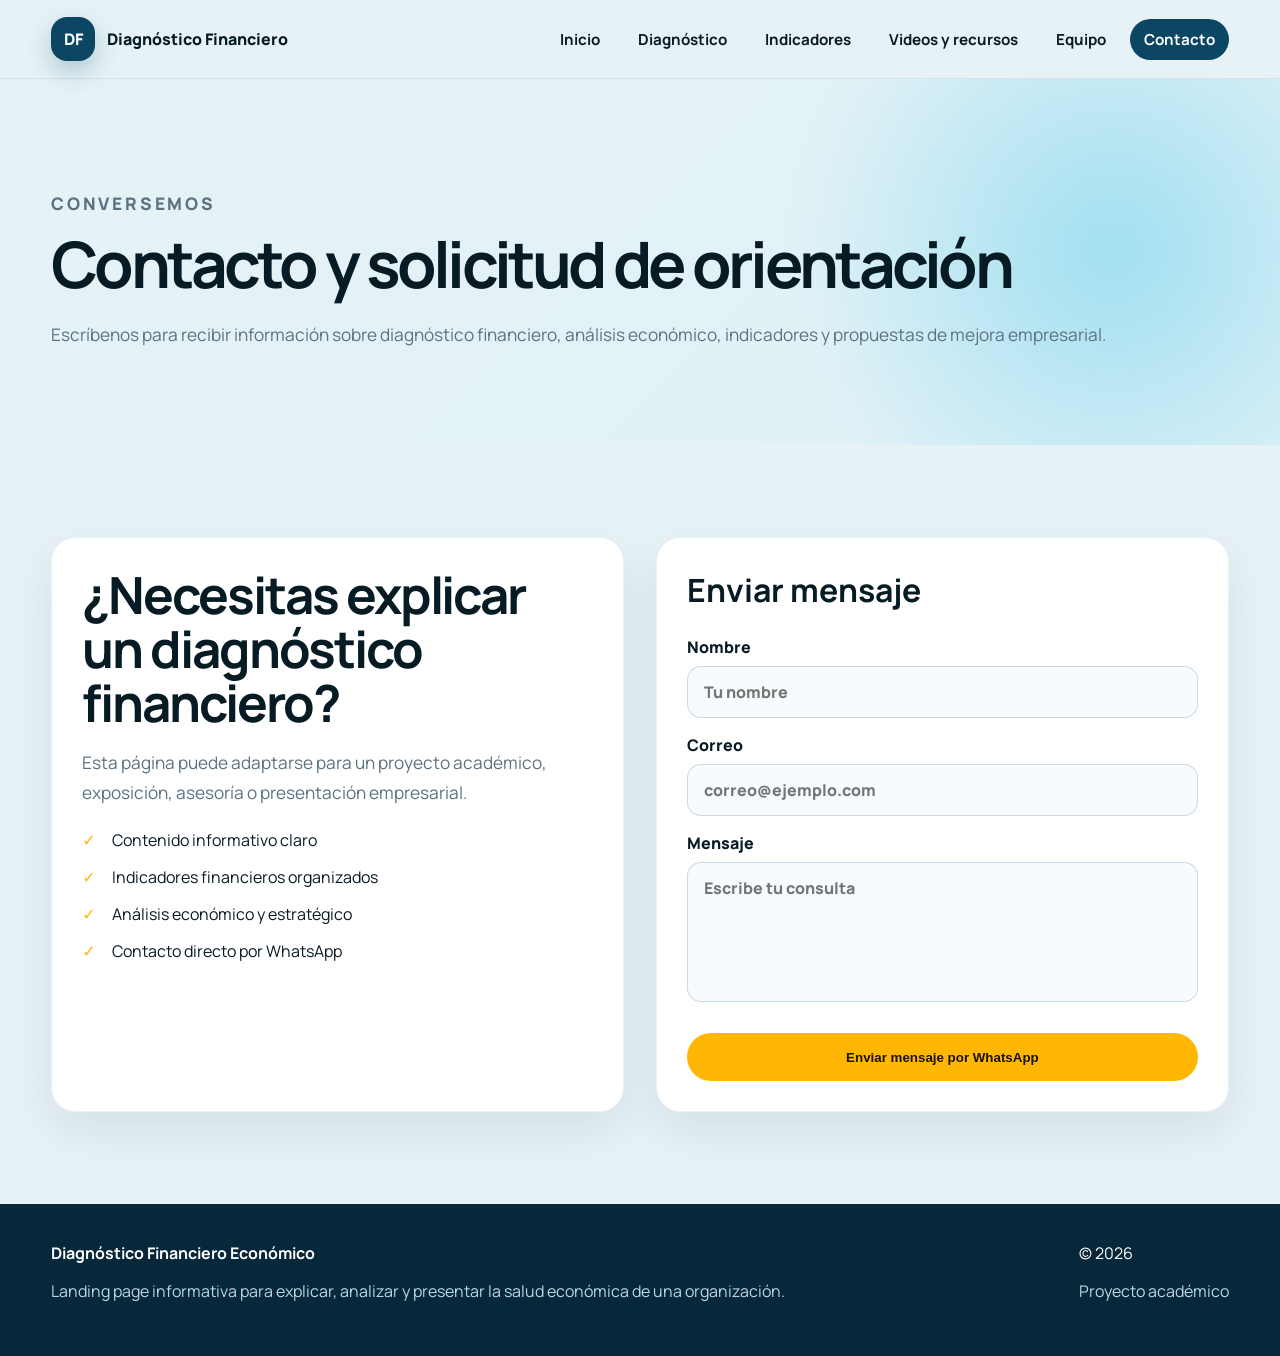
<file: contacto.html>
<!DOCTYPE html>
<html lang="es">

<head>
  <meta charset="UTF-8">
  <meta name="viewport" content="width=device-width, initial-scale=1.0">
  <meta name="description" content="Landing page informativa sobre diagnóstico financiero económico.">
  <title>Contacto | Diagnóstico Financiero Económico</title>

  <link rel="preconnect" href="https://fonts.googleapis.com">
  <link rel="preconnect" href="https://fonts.gstatic.com" crossorigin>
  <link href="https://fonts.googleapis.com/css2?family=Manrope:wght@400;500;700;800&display=swap" rel="stylesheet">

  <link rel="stylesheet" href="styles/style.css">
</head>

<body>

  <header class="site-header">
    <nav class="navbar container">
      <a href="index.html" class="brand" aria-label="Inicio">
        <span class="brand-icon">DF</span>
        <span>Diagnóstico Financiero</span>
      </a>

      <button class="menu-toggle" id="menuToggle" aria-label="Abrir menú" aria-expanded="false">
        <span></span>
        <span></span>
        <span></span>
      </button>

      <ul class="nav-links" id="navLinks">
        <li><a href="index.html">Inicio</a></li>
        <li><a href="diagnostico.html">Diagnóstico</a></li>
        <li><a href="indicadores.html">Indicadores</a></li>
        <li><a href="recursos.html">Videos y recursos</a></li>
        <li><a href="equipo.html">Equipo</a></li>
        <li><a href="contacto.html" class="nav-cta active">Contacto</a></li>
      </ul>
    </nav>
  </header>

  <main>

    <section class="page-hero">
      <div class="container reveal">
        <p class="eyebrow">Conversemos</p>
        <h1>Contacto y solicitud de orientación</h1>
        <p>
          Escríbenos para recibir información sobre diagnóstico financiero,
          análisis económico, indicadores y propuestas de mejora empresarial.
        </p>
      </div>
    </section>

    <section class="section container">
      <div class="contact-layout contact-layout-fixed">

        <div class="panel reveal contact-info-box">
          <h2>¿Necesitas explicar un diagnóstico financiero?</h2>
          <p>
            Esta página puede adaptarse para un proyecto académico, exposición,
            asesoría o presentación empresarial.
          </p>

          <ul class="check-list">
            <li>Contenido informativo claro</li>
            <li>Indicadores financieros organizados</li>
            <li>Análisis económico y estratégico</li>
            <li>Contacto directo por WhatsApp</li>
          </ul>
        </div>

        <form class="contact-form reveal contact-form-box" id="contactForm">
          <h2>Enviar mensaje</h2>

          <label for="nombre">
            Nombre
            <input type="text" id="nombre" placeholder="Tu nombre" required>
          </label>

          <label for="correo">
            Correo
            <input type="email" id="correo" placeholder="correo@ejemplo.com" required>
          </label>

          <label for="mensaje">
            Mensaje
            <textarea rows="5" id="mensaje" placeholder="Escribe tu consulta" required></textarea>
          </label>

          <button class="btn btn-primary contact-btn" type="submit">
            Enviar mensaje por WhatsApp
          </button>
        </form>

      </div>
    </section>

  </main>

  <footer class="footer">
    <div class="container footer-grid">
      <div>
        <strong>Diagnóstico Financiero Económico</strong>
        <p>
          Landing page informativa para explicar, analizar y presentar la salud económica de una organización.
        </p>
      </div>

      <div>
        <span>© 2026</span>
        <p>Proyecto académico</p>
      </div>
    </div>
  </footer>

  <script src="js/main.js"></script>
</body>

</html>
</file>
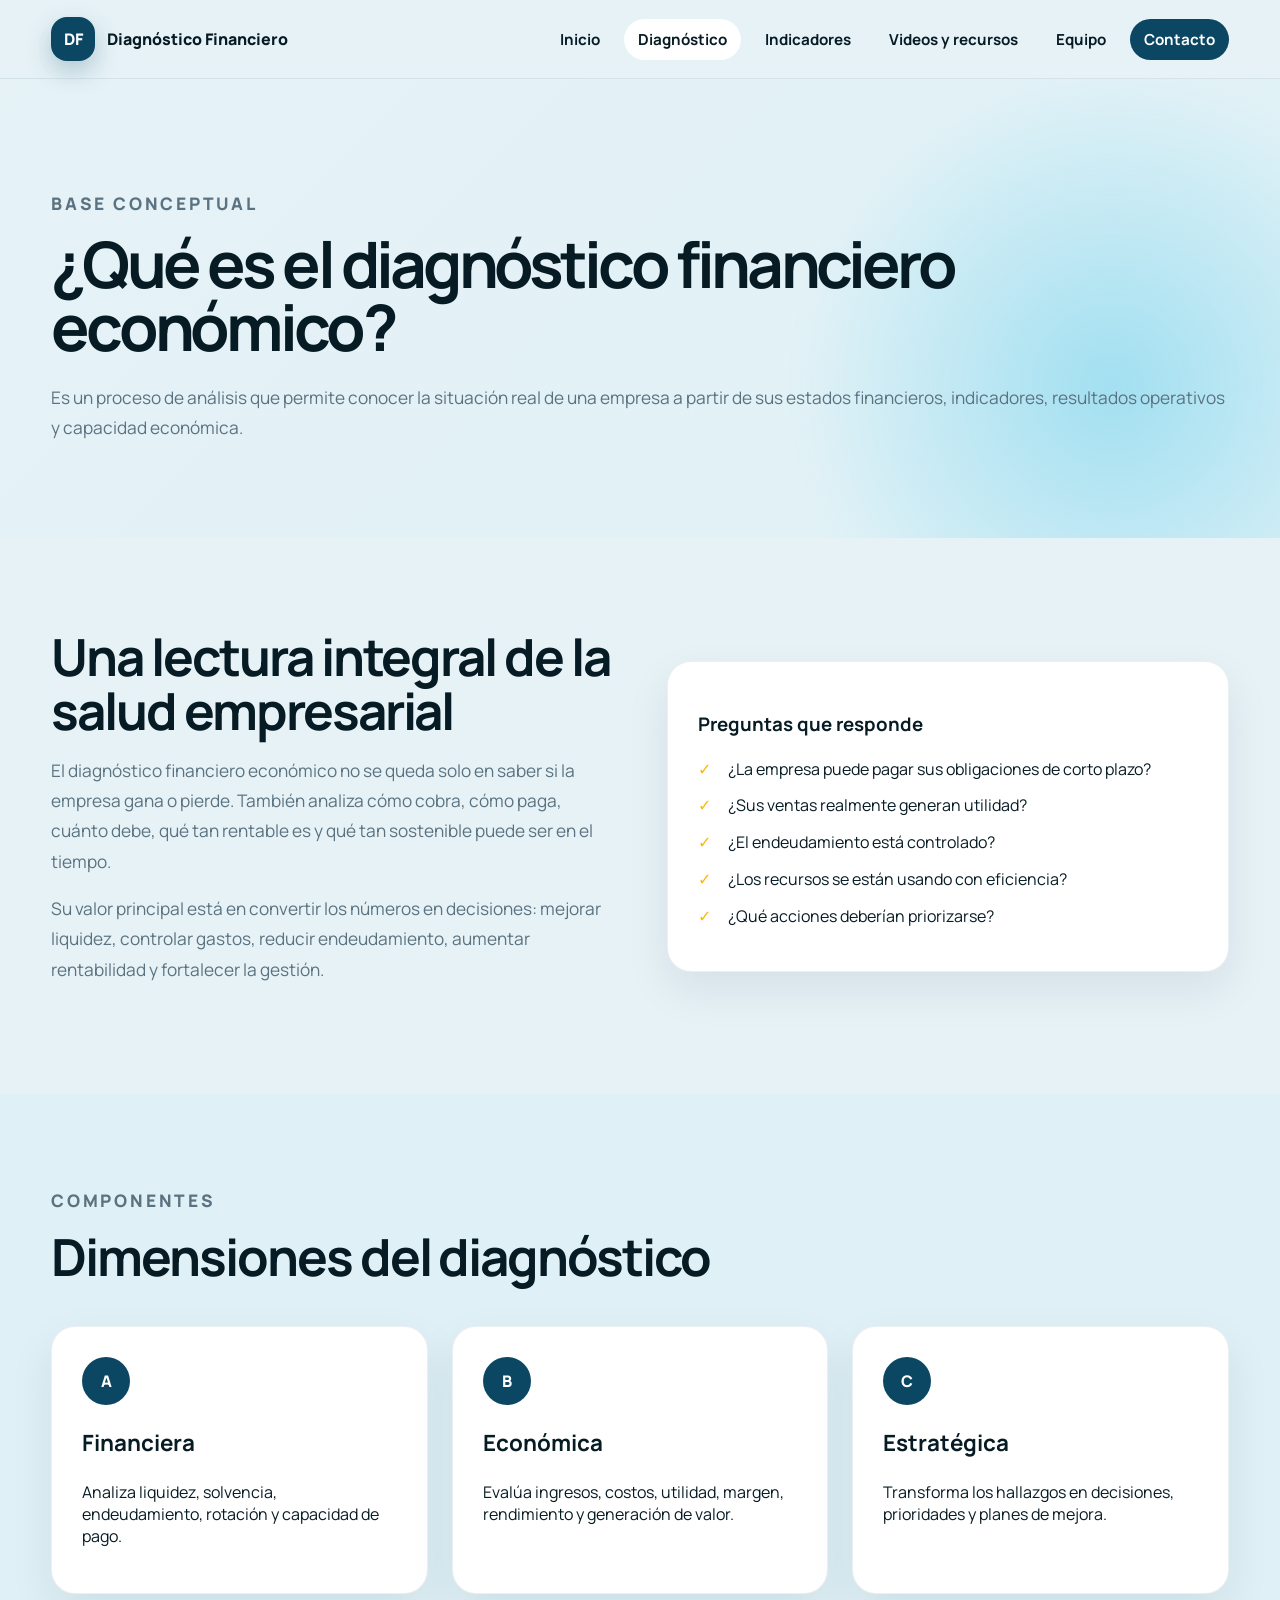
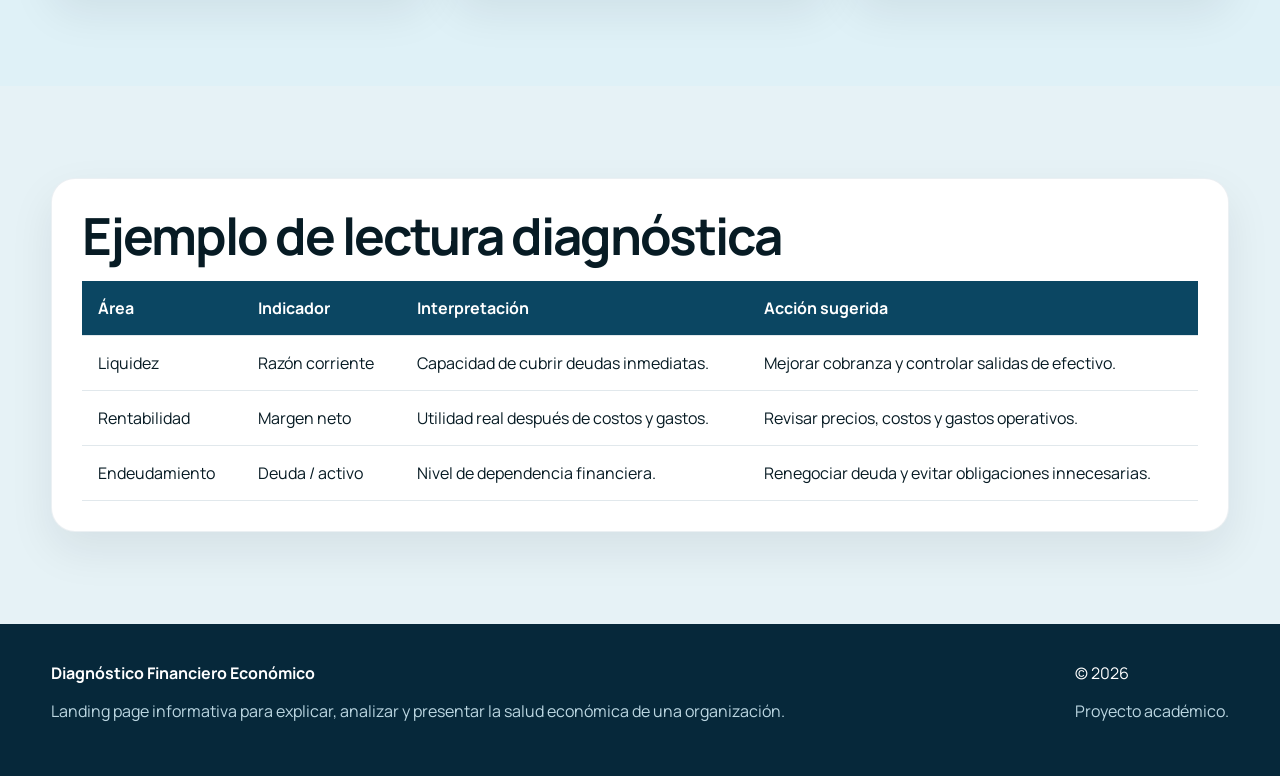
<file: diagnostico.html>
<!DOCTYPE html>
<html lang="es">
<head>
  <meta charset="UTF-8">
  <meta name="viewport" content="width=device-width, initial-scale=1.0">
  <meta name="description" content="Landing page informativa sobre diagnóstico financiero económico.">
  <title>Diagnóstico | Diagnóstico Financiero Económico</title>
  <link rel="preconnect" href="https://fonts.googleapis.com">
  <link rel="preconnect" href="https://fonts.gstatic.com" crossorigin>
  <link href="https://fonts.googleapis.com/css2?family=Manrope:wght@400;500;700;800&display=swap" rel="stylesheet">
  <link rel="stylesheet" href="styles/style.css">
</head>
<body><header class="site-header">
  <nav class="navbar container">
    <a href="index.html" class="brand" aria-label="Inicio"><span class="brand-icon">DF</span><span>Diagnóstico Financiero</span></a>
    <button class="menu-toggle" id="menuToggle" aria-label="Abrir menú" aria-expanded="false"><span></span><span></span><span></span></button>
    <ul class="nav-links" id="navLinks">
      <li><a href="index.html">Inicio</a></li>
      <li><a href="diagnostico.html">Diagnóstico</a></li>
      <li><a href="indicadores.html">Indicadores</a></li>
      <li><a href="recursos.html">Videos y recursos</a></li>
      <li><a href="equipo.html">Equipo</a></li>
      <li><a href="contacto.html" class="nav-cta">Contacto</a></li>
    </ul>
  </nav>
</header>
<main>
<section class="page-hero"><div class="container reveal"><p class="eyebrow">Base conceptual</p><h1>¿Qué es el diagnóstico financiero económico?</h1><p>Es un proceso de análisis que permite conocer la situación real de una empresa a partir de sus estados financieros, indicadores, resultados operativos y capacidad económica.</p></div></section>
<section class="section container"><div class="split"><div class="split-content reveal"><h2>Una lectura integral de la salud empresarial</h2><p>El diagnóstico financiero económico no se queda solo en saber si la empresa gana o pierde. También analiza cómo cobra, cómo paga, cuánto debe, qué tan rentable es y qué tan sostenible puede ser en el tiempo.</p><p>Su valor principal está en convertir los números en decisiones: mejorar liquidez, controlar gastos, reducir endeudamiento, aumentar rentabilidad y fortalecer la gestión.</p></div><div class="panel reveal"><h3>Preguntas que responde</h3><ul class="check-list"><li>¿La empresa puede pagar sus obligaciones de corto plazo?</li><li>¿Sus ventas realmente generan utilidad?</li><li>¿El endeudamiento está controlado?</li><li>¿Los recursos se están usando con eficiencia?</li><li>¿Qué acciones deberían priorizarse?</li></ul></div></div></section>
<section class="section section-soft"><div class="container"><div class="section-heading reveal"><p class="eyebrow">Componentes</p><h2>Dimensiones del diagnóstico</h2></div><div class="info-grid"><article class="info-card reveal"><span class="card-number">A</span><h3>Financiera</h3><p>Analiza liquidez, solvencia, endeudamiento, rotación y capacidad de pago.</p></article><article class="info-card reveal"><span class="card-number">B</span><h3>Económica</h3><p>Evalúa ingresos, costos, utilidad, margen, rendimiento y generación de valor.</p></article><article class="info-card reveal"><span class="card-number">C</span><h3>Estratégica</h3><p>Transforma los hallazgos en decisiones, prioridades y planes de mejora.</p></article></div></div></section>
<section class="section container"><div class="data-table reveal"><h2>Ejemplo de lectura diagnóstica</h2><table><thead><tr><th>Área</th><th>Indicador</th><th>Interpretación</th><th>Acción sugerida</th></tr></thead><tbody><tr><td>Liquidez</td><td>Razón corriente</td><td>Capacidad de cubrir deudas inmediatas.</td><td>Mejorar cobranza y controlar salidas de efectivo.</td></tr><tr><td>Rentabilidad</td><td>Margen neto</td><td>Utilidad real después de costos y gastos.</td><td>Revisar precios, costos y gastos operativos.</td></tr><tr><td>Endeudamiento</td><td>Deuda / activo</td><td>Nivel de dependencia financiera.</td><td>Renegociar deuda y evitar obligaciones innecesarias.</td></tr></tbody></table></div></section>
</main><footer class="footer">
  <div class="container footer-grid">
    <div><strong>Diagnóstico Financiero Económico</strong><p>Landing page informativa para explicar, analizar y presentar la salud económica de una organización.</p></div>
    <div><span>© 2026</span><p>Proyecto académico.</p></div>
  </div>
</footer>
<script src="js/main.js"></script></body></html>
</file>
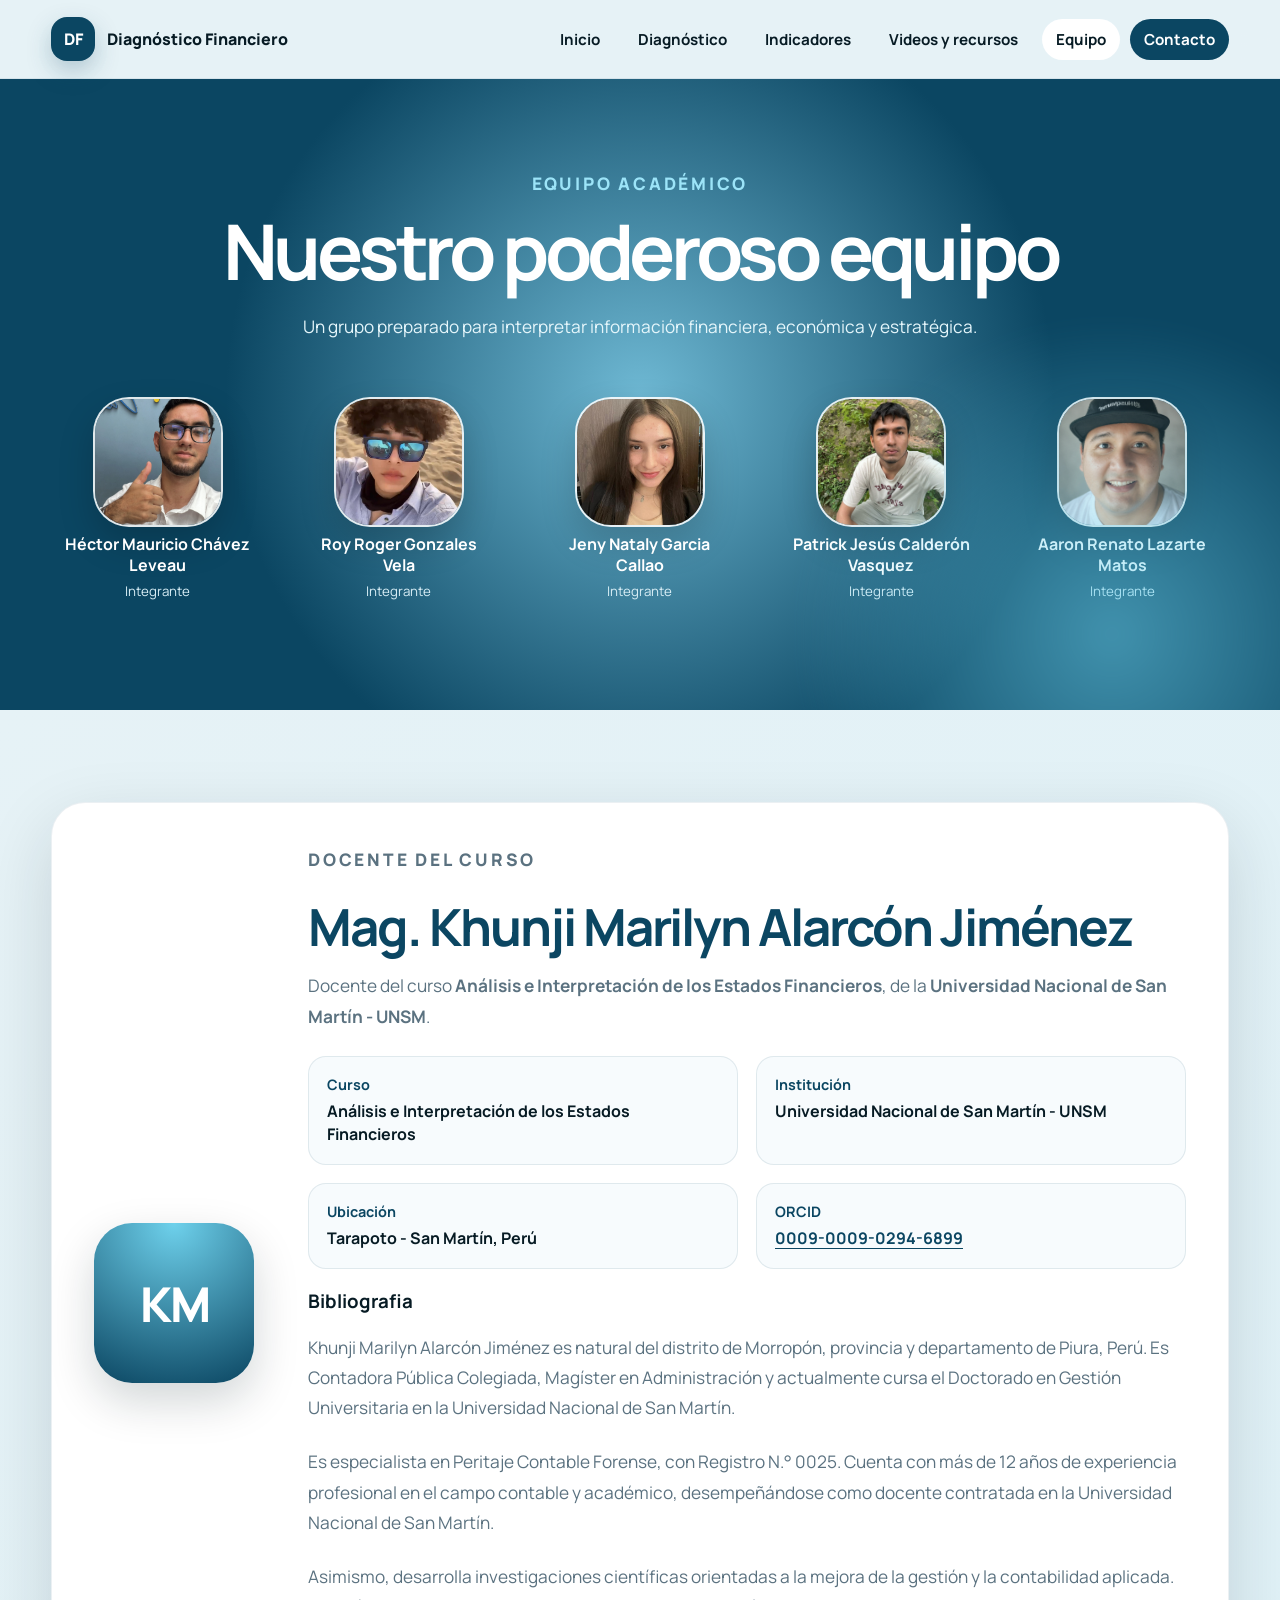
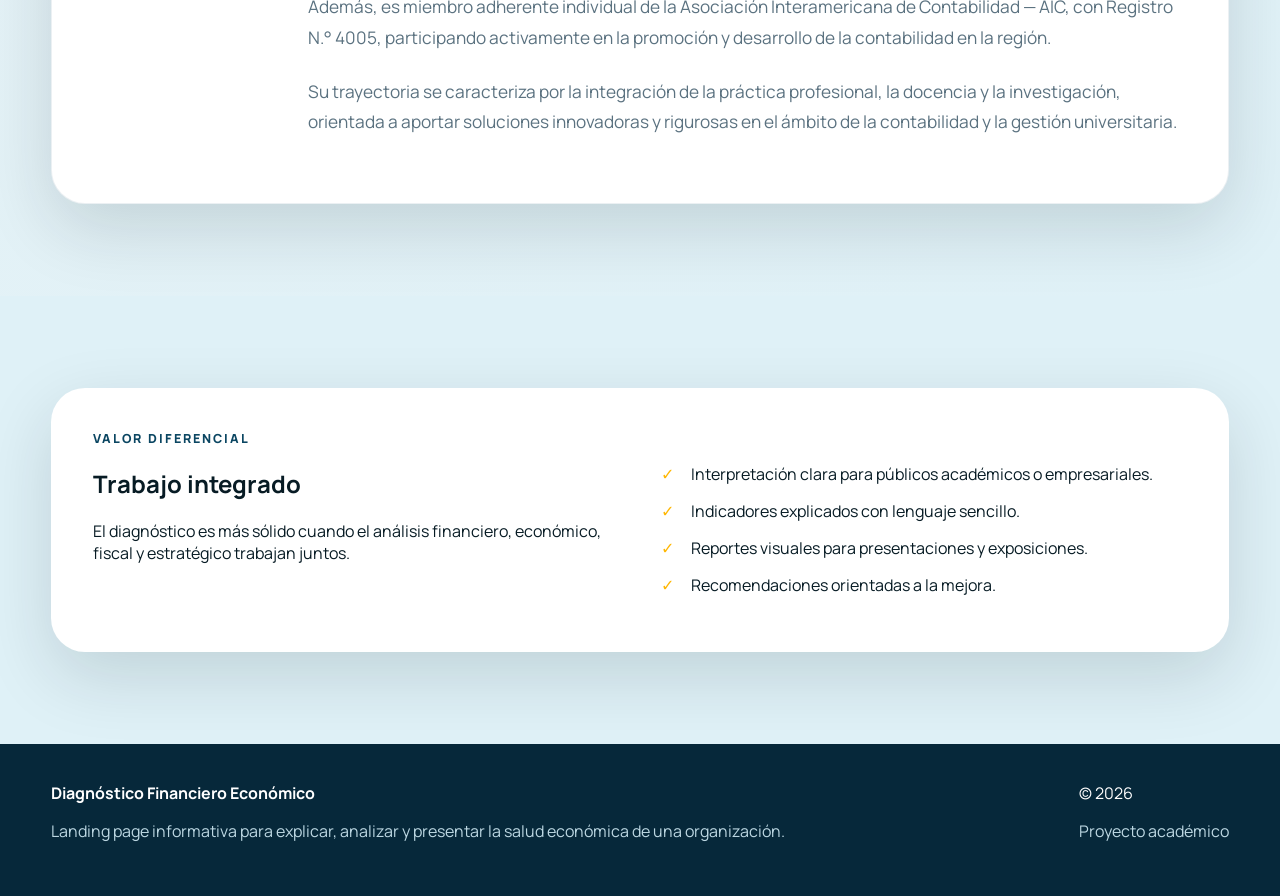
<file: equipo.html>
<!DOCTYPE html>
<html lang="es">

<head>
  <meta charset="UTF-8">
  <meta name="viewport" content="width=device-width, initial-scale=1.0">
  <meta name="description" content="Landing page informativa sobre diagnóstico financiero económico.">
  <title>Equipo | Diagnóstico Financiero Económico</title>

  <link rel="preconnect" href="https://fonts.googleapis.com">
  <link rel="preconnect" href="https://fonts.gstatic.com" crossorigin>
  <link href="https://fonts.googleapis.com/css2?family=Manrope:wght@400;500;700;800&display=swap" rel="stylesheet">

  <link rel="stylesheet" href="styles/style.css">
</head>

<body>

  <header class="site-header">
    <nav class="navbar container">

      <a href="index.html" class="brand" aria-label="Inicio">
        <span class="brand-icon">DF</span>
        <span>Diagnóstico Financiero</span>
      </a>

      <button class="menu-toggle" id="menuToggle" aria-label="Abrir menú" aria-expanded="false">
        <span></span>
        <span></span>
        <span></span>
      </button>

      <ul class="nav-links" id="navLinks">
        <li><a href="index.html">Inicio</a></li>
        <li><a href="diagnostico.html">Diagnóstico</a></li>
        <li><a href="indicadores.html">Indicadores</a></li>
        <li><a href="recursos.html">Videos y recursos</a></li>
        <li><a href="equipo.html" class="active">Equipo</a></li>
        <li><a href="contacto.html" class="nav-cta">Contacto</a></li>
      </ul>

    </nav>
  </header>

  <main>

    <!-- SECCIÓN EQUIPO -->
    <section class="team-hero">
      <div class="container center reveal">

        <p class="eyebrow light">Equipo académico</p>
        <h1>Nuestro poderoso equipo</h1>
        <p>
          Un grupo preparado para interpretar información financiera, económica y estratégica.
        </p>

        <div class="mini-team">

          <div class="member-card">
            <img src="img/Héctor Mauricio Chávez Leveau.jpeg" alt="Foto de Héctor Mauricio Chávez Leveau">
            <strong>Héctor Mauricio Chávez Leveau</strong>
            <small>Integrante</small>
          </div>

          <div class="member-card">
            <img src="img/Roy Roger Gonzales Vela.jpeg" alt="Foto de Roy Roger Gonzales Vela">
            <strong>Roy Roger Gonzales Vela</strong>
            <small>Integrante</small>
          </div>

          <div class="member-card">
            <img src="img/Jeny Nataly Garcia Callao.jpeg" alt="Foto de Jeny Nataly Garcia Callao">
            <strong>Jeny Nataly Garcia Callao</strong>
            <small>Integrante</small>
          </div>

          <div class="member-card">
            <img src="img/Calderón Vasquez Patrick Jesús.jpeg" alt="Foto de Patrick Jesús Calderón Vasquez">
            <strong>Patrick Jesús Calderón Vasquez</strong>
            <small>Integrante</small>
          </div>

          <div class="member-card">
            <img src="img/Aaron Renato Lazarte Matos.jpeg" alt="Foto de Aaron Renato Lazarte Matos">
            <strong>Aaron Renato Lazarte Matos</strong>
            <small>Integrante</small>
          </div>

        </div>
      </div>
    </section>

    <!-- SECCIÓN DOCENTE -->
    <section class="section teacher-section">
      <div class="container teacher-card reveal">

        <div class="teacher-avatar">
          <span>KM</span>
        </div>

        <div class="teacher-content">
          <p class="eyebrow">Docente del curso</p>

          <h2>Mag. Khunji Marilyn Alarcón Jiménez</h2>

          <p>
            Docente del curso <strong>Análisis e Interpretación de los Estados Financieros</strong>,
            de la <strong>Universidad Nacional de San Martín - UNSM</strong>.
          </p>

          <div class="teacher-info">

            <div>
              <strong>Curso</strong>
              <span>Análisis e Interpretación de los Estados Financieros</span>
            </div>

            <div>
              <strong>Institución</strong>
              <span>Universidad Nacional de San Martín - UNSM</span>
            </div>

            <div>
              <strong>Ubicación</strong>
              <span>Tarapoto - San Martín, Perú</span>
            </div>

            <div>
              <strong>ORCID</strong>
              <a href="https://orcid.org/0009-0009-0294-6899" target="_blank">
                0009-0009-0294-6899
              </a>
            </div>

          </div>

          <div class="teacher-biography">
            <h3> Bibliografia </h3>

            <p>
              Khunji Marilyn Alarcón Jiménez es natural del distrito de Morropón,
              provincia y departamento de Piura, Perú. Es Contadora Pública Colegiada,
              Magíster en Administración y actualmente cursa el Doctorado en Gestión
              Universitaria en la Universidad Nacional de San Martín.
            </p>

            <p>
              Es especialista en Peritaje Contable Forense, con Registro N.° 0025.
              Cuenta con más de 12 años de experiencia profesional en el campo contable
              y académico, desempeñándose como docente contratada en la Universidad
              Nacional de San Martín.
            </p>

            <p>
              Asimismo, desarrolla investigaciones científicas orientadas a la mejora
              de la gestión y la contabilidad aplicada. Además, es miembro adherente
              individual de la Asociación Interamericana de Contabilidad — AIC, con
              Registro N.° 4005, participando activamente en la promoción y desarrollo
              de la contabilidad en la región.
            </p>

            <p>
              Su trayectoria se caracteriza por la integración de la práctica profesional,
              la docencia y la investigación, orientada a aportar soluciones innovadoras
              y rigurosas en el ámbito de la contabilidad y la gestión universitaria.
            </p>
          </div>

        </div>

      </div>
    </section>
    <!-- SECCIÓN VALOR DIFERENCIAL -->
    <section class="section section-soft">
      <div class="container benefits-card reveal">

        <div>
          <p class="eyebrow">Valor diferencial</p>
          <h2>Trabajo integrado</h2>
          <p>
            El diagnóstico es más sólido cuando el análisis financiero, económico,
            fiscal y estratégico trabajan juntos.
          </p>
        </div>

        <ul class="check-list">
          <li>Interpretación clara para públicos académicos o empresariales.</li>
          <li>Indicadores explicados con lenguaje sencillo.</li>
          <li>Reportes visuales para presentaciones y exposiciones.</li>
          <li>Recomendaciones orientadas a la mejora.</li>
        </ul>

      </div>
    </section>

  </main>

  <footer class="footer">
    <div class="container footer-grid">

      <div>
        <strong>Diagnóstico Financiero Económico</strong>
        <p>
          Landing page informativa para explicar, analizar y presentar la salud económica de una organización.
        </p>
      </div>

      <div>
        <span>© 2026</span>
        <p>Proyecto académico</p>
      </div>

    </div>
  </footer>

  <script src="js/main.js"></script>
</body>

</html>
</file>
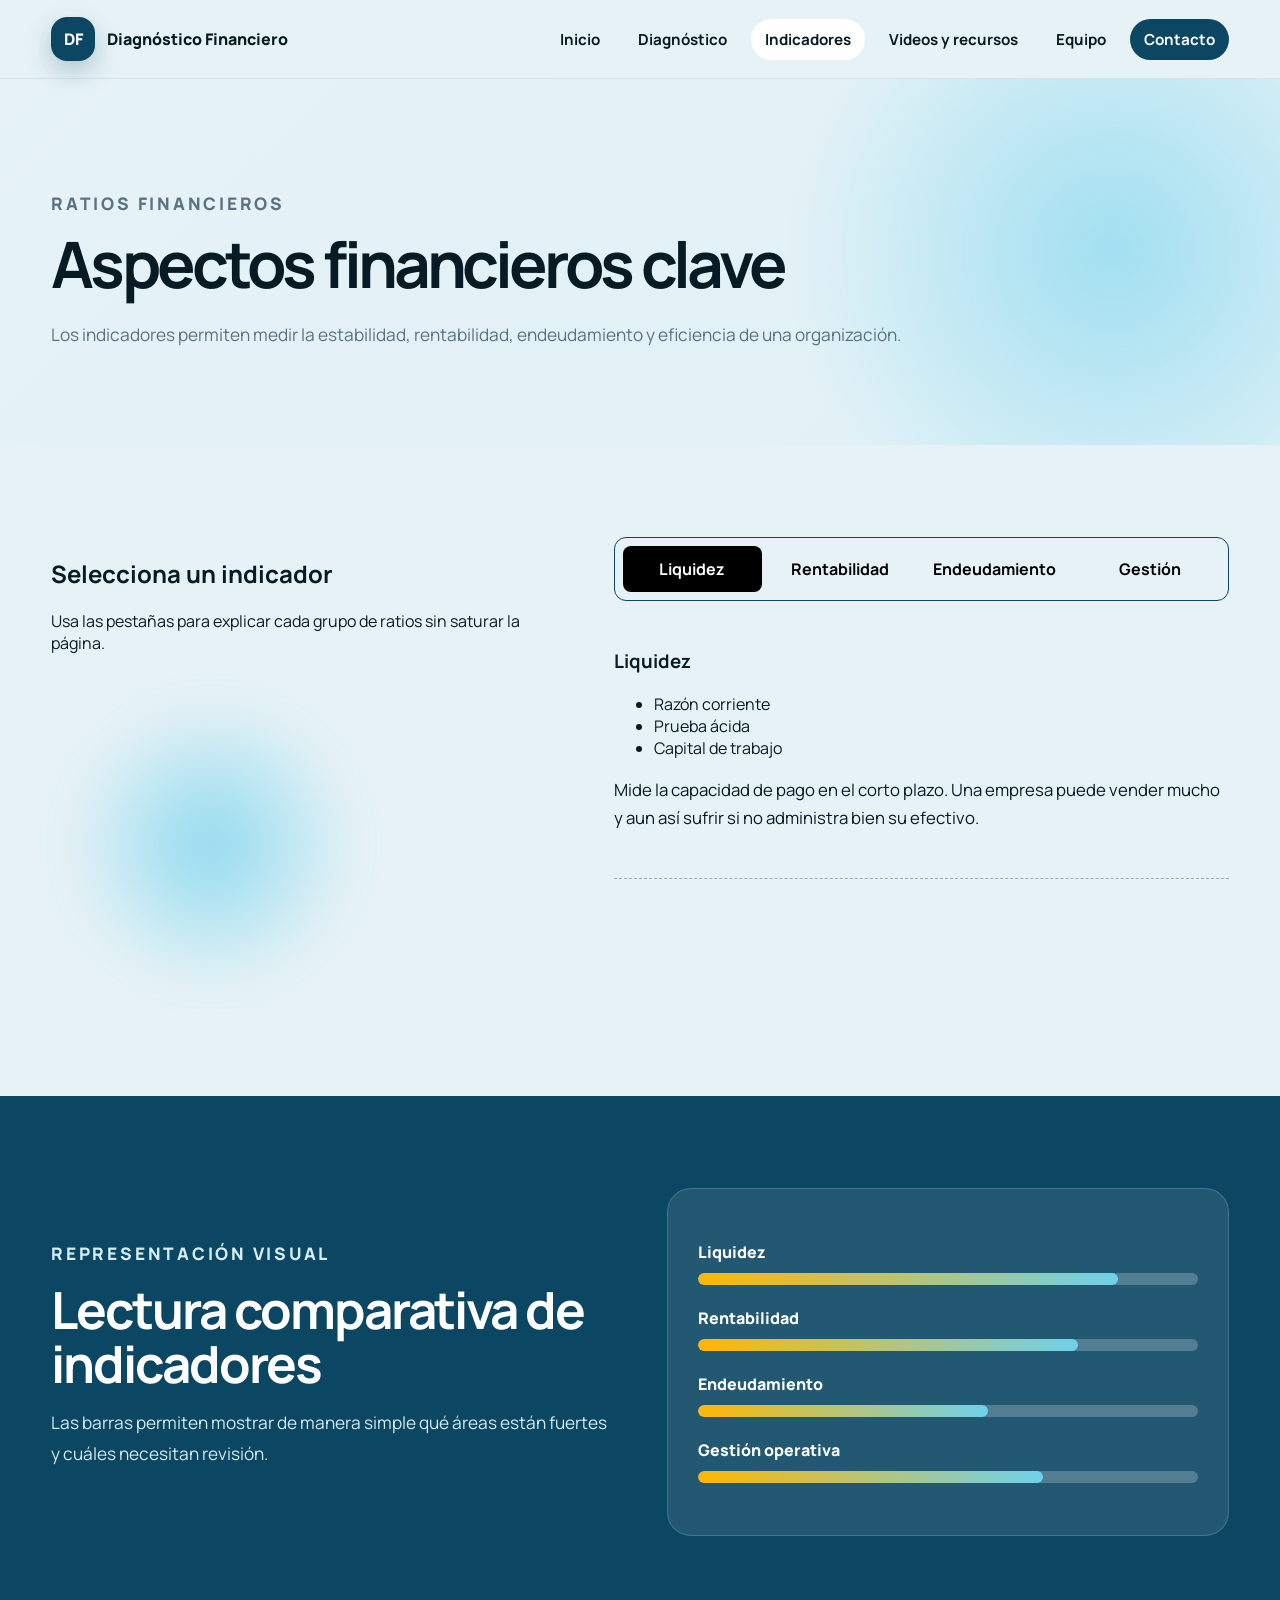
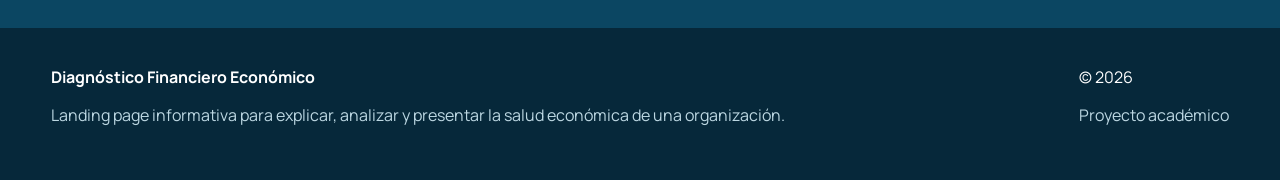
<file: indicadores.html>
<!DOCTYPE html>
<html lang="es">
<head>
  <meta charset="UTF-8">
  <meta name="viewport" content="width=device-width, initial-scale=1.0">
  <meta name="description" content="Landing page informativa sobre diagnóstico financiero económico.">
  <title>Indicadores | Diagnóstico Financiero Económico</title>
  <link rel="preconnect" href="https://fonts.googleapis.com">
  <link rel="preconnect" href="https://fonts.gstatic.com" crossorigin>
  <link href="https://fonts.googleapis.com/css2?family=Manrope:wght@400;500;700;800&display=swap" rel="stylesheet">
  <link rel="stylesheet" href="styles/style.css">
</head>
<body><header class="site-header">
  <nav class="navbar container">
    <a href="index.html" class="brand" aria-label="Inicio"><span class="brand-icon">DF</span><span>Diagnóstico Financiero</span></a>
    <button class="menu-toggle" id="menuToggle" aria-label="Abrir menú" aria-expanded="false"><span></span><span></span><span></span></button>
    <ul class="nav-links" id="navLinks">
     <li><a href="index.html">Inicio</a></li>
      <li><a href="diagnostico.html">Diagnóstico</a></li>
      <li><a href="indicadores.html">Indicadores</a></li>
      <li><a href="recursos.html">Videos y recursos</a></li>
      <li><a href="equipo.html">Equipo</a></li>
      <li><a href="contacto.html" class="nav-cta">Contacto</a></li>
    </ul>
  </nav>
</header>
<main>
<section class="page-hero"><div class="container reveal"><p class="eyebrow">Ratios financieros</p><h1>Aspectos financieros clave</h1><p>Los indicadores permiten medir la estabilidad, rentabilidad, endeudamiento y eficiencia de una organización.</p></div></section>
<section class="section container"><div class="tabs-layout reveal"><div><h2>Selecciona un indicador</h2><p>Usa las pestañas para explicar cada grupo de ratios sin saturar la página.</p><div class="circle-blur"></div></div><div><div class="tabs" role="tablist"><button class="tab active" data-tab="liquidez">Liquidez</button><button class="tab" data-tab="rentabilidad">Rentabilidad</button><button class="tab" data-tab="endeudamiento">Endeudamiento</button><button class="tab" data-tab="gestion">Gestión</button></div><div class="tab-panel active" id="liquidez"><h3>Liquidez</h3><ul><li>Razón corriente</li><li>Prueba ácida</li><li>Capital de trabajo</li></ul><p>Mide la capacidad de pago en el corto plazo. Una empresa puede vender mucho y aun así sufrir si no administra bien su efectivo.</p></div><div class="tab-panel" id="rentabilidad"><h3>Rentabilidad</h3><ul><li>Margen bruto</li><li>Margen operativo</li><li>ROA y ROE</li></ul><p>Evalúa si las ventas y activos generan beneficios reales. Sirve para saber si el negocio produce valor o solo movimiento.</p></div><div class="tab-panel" id="endeudamiento"><h3>Endeudamiento</h3><ul><li>Deuda total / activo</li><li>Deuda / patrimonio</li><li>Cobertura de intereses</li></ul><p>Permite identificar si la empresa depende demasiado de financiamiento externo y si puede sostener sus obligaciones.</p></div><div class="tab-panel" id="gestion"><h3>Gestión operativa</h3><ul><li>Rotación de inventarios</li><li>Periodo medio de cobro</li><li>Rotación de activos</li></ul><p>Mide qué tan bien se usan los recursos para generar ventas, cobrar a tiempo y evitar inmovilización de dinero.</p></div></div></div></section>
<section class="section section-dark"><div class="container split"><div class="split-content reveal"><p class="eyebrow light">Representación visual</p><h2>Lectura comparativa de indicadores</h2><p>Las barras permiten mostrar de manera simple qué áreas están fuertes y cuáles necesitan revisión.</p></div><div class="indicator-list reveal"><div class="indicator-item"><span>Liquidez</span><div class="bar"><i style="width:84%"></i></div></div><div class="indicator-item"><span>Rentabilidad</span><div class="bar"><i style="width:76%"></i></div></div><div class="indicator-item"><span>Endeudamiento</span><div class="bar"><i style="width:58%"></i></div></div><div class="indicator-item"><span>Gestión operativa</span><div class="bar"><i style="width:69%"></i></div></div></div></div></section>
</main><footer class="footer">
  <div class="container footer-grid">
    <div><strong>Diagnóstico Financiero Económico</strong><p>Landing page informativa para explicar, analizar y presentar la salud económica de una organización.</p></div>
    <div><span>© 2026</span><p>Proyecto académico</p></div>
  </div>
</footer>
<script src="js/main.js"></script></body></html>
</file>
<file: styles/style.css>
:root {
  --bg: #e6f2f6;
  --soft: #dff1f7;
  --dark: #0b4662;
  --dark-2: #07364d;
  --text: #071b24;
  --muted: #5b7280;
  --primary: #ffb703;
  --accent: #6ed1ec;
  --white: #fff;
  --shadow: 0 24px 70px rgba(7, 27, 36, 0.14);
  --radius: 24px;
}
* {
  box-sizing: border-box;
}
html {
  scroll-behavior: smooth;
}
body {
  margin: 0;
  font-family: Manrope, system-ui, sans-serif;
  background: var(--bg);
  color: var(--text);
}
a {
  color: inherit;
  text-decoration: none;
}
img {
  max-width: 100%;
  display: block;
}
.container {
  width: min(1180px, 92%);
  margin: auto;
}
.site-header {
  position: sticky;
  top: 0;
  z-index: 50;
  background: rgba(230, 242, 246, 0.88);
  backdrop-filter: blur(16px);
  border-bottom: 1px solid rgba(11, 70, 98, 0.08);
}
.navbar {
  height: 78px;
  display: flex;
  align-items: center;
  justify-content: space-between;
}
.brand {
  display: flex;
  align-items: center;
  gap: 12px;
  font-weight: 800;
}
.brand-icon {
  width: 44px;
  height: 44px;
  border-radius: 16px;
  display: grid;
  place-items: center;
  background: var(--dark);
  color: #fff;
  box-shadow: 0 10px 25px rgba(11, 70, 98, 0.25);
}
.nav-links {
  display: flex;
  align-items: center;
  gap: 10px;
  list-style: none;
  margin: 0;
  padding: 0;
}
.nav-links a {
  padding: 10px 14px;
  border-radius: 999px;
  font-weight: 700;
  font-size: 0.95rem;
}
.nav-links a:hover,
.nav-links a.active {
  background: #fff;
}
.nav-cta {
  background: var(--dark) !important;
  color: white !important;
}
.menu-toggle {
  display: none;
  background: white;
  border: 0;
  border-radius: 16px;
  width: 46px;
  height: 46px;
  box-shadow: var(--shadow);
}
.menu-toggle span {
  display: block;
  width: 22px;
  height: 2px;
  background: var(--dark);
  margin: 5px auto;
  border-radius: 5px;
}
.hero {
  position: relative;
  overflow: hidden;
}
.hero-home::before,
.page-hero::before,
.team-hero::before {
  content: "";
  position: absolute;
  inset: auto -15% -45% auto;
  width: 720px;
  height: 720px;
  background: radial-gradient(circle, var(--accent), transparent 62%);
  filter: blur(12px);
  opacity: 0.55;
}
.hero-grid {
  min-height: calc(100vh - 78px);
  display: grid;
  grid-template-columns: 1.08fr 0.92fr;
  gap: 54px;
  align-items: center;
}
.eyebrow {
  text-transform: uppercase;
  letter-spacing: 0.16em;
  color: var(--dark);
  font-weight: 800;
  font-size: 0.78rem;
  margin: 0 0 14px;
}
.eyebrow.light {
  color: #9ce4f8;
}
.hero h1,
.page-hero h1,
.team-hero h1 {
  font-size: clamp(2.6rem, 6vw, 5.6rem);
  line-height: 0.98;
  margin: 0 0 24px;
  letter-spacing: -0.06em;
}
.hero-text,
.page-hero p,
.team-hero p,
.section-heading p,
.split-content p,
.panel p {
  color: var(--muted);
  font-size: 1.08rem;
  line-height: 1.75;
}
.hero-actions {
  display: flex;
  gap: 14px;
  flex-wrap: wrap;
  margin-top: 28px;
}
.btn {
  display: inline-flex;
  align-items: center;
  justify-content: center;
  min-height: 48px;
  padding: 0 22px;
  border-radius: 999px;
  font-weight: 800;
  border: 1px solid transparent;
  cursor: pointer;
}
.btn-primary {
  background: var(--primary);
  color: #1a1400;
}
.btn-secondary {
  border-color: rgba(11, 70, 98, 0.2);
  background: white;
}
.btn-light {
  background: white;
  color: var(--dark);
}
.hero-card {
  position: relative;
  padding: 22px;
  background: rgba(255, 255, 255, 0.65);
  border: 1px solid white;
  border-radius: 34px;
  box-shadow: var(--shadow);
}
.hero-card img {
  border-radius: 26px;
}
.metric-card {
  position: absolute;
  background: white;
  border: 1px solid rgba(11, 70, 98, 0.09);
  box-shadow: 0 18px 40px rgba(7, 27, 36, 0.12);
  border-radius: 20px;
  padding: 14px 18px;
}
.metric-card strong {
  display: block;
  font-size: 1.7rem;
  color: var(--dark);
}
.metric-card span {
  font-size: 0.82rem;
  color: var(--muted);
  font-weight: 700;
}
.metric-one {
  left: -24px;
  top: 28%;
}
.metric-two {
  right: -18px;
  bottom: 12%;
}
.section {
  padding: 92px 0;
}
.section-soft {
  background: var(--soft);
}
.section-dark {
  background: var(--dark);
  color: #fff;
}
.section-dark .section-heading p,
.section-dark .split-content p {
  color: #d5edf5;
}
.section-heading {
  max-width: 790px;
  margin-bottom: 42px;
}
.section-heading.center,
.center {
  text-align: center;
  margin-left: auto;
  margin-right: auto;
}
.section-heading h2,
.split-content h2,
.panel h2,
.data-table h2 {
  font-size: clamp(2rem, 4vw, 3.4rem);
  line-height: 1.05;
  margin: 0 0 18px;
  letter-spacing: -0.04em;
}
.info-grid {
  display: grid;
  grid-template-columns: repeat(3, 1fr);
  gap: 24px;
}
.info-card,
.panel,
.team-card,
.contact-form,
.data-table {
  background: white;
  border: 1px solid rgba(11, 70, 98, 0.08);
  border-radius: var(--radius);
  padding: 30px;
  box-shadow: 0 18px 45px rgba(7, 27, 36, 0.08);
}
.info-card h3 {
  font-size: 1.4rem;
}
.card-number {
  display: grid;
  place-items: center;
  width: 48px;
  height: 48px;
  border-radius: 50%;
  background: var(--dark);
  color: white;
  font-weight: 800;
}
.split {
  display: grid;
  grid-template-columns: 1fr 1fr;
  gap: 54px;
  align-items: center;
}
.check-list {
  padding: 0;
  margin: 20px 0 0;
  list-style: none;
}
.check-list li {
  position: relative;
  margin: 12px 0;
  padding-left: 30px;
  line-height: 1.55;
}
.check-list li::before {
  content: "✓";
  position: absolute;
  left: 0;
  top: 0;
  color: var(--primary);
  font-weight: 900;
}
.indicator-list {
  background: rgba(255, 255, 255, 0.1);
  border: 1px solid rgba(255, 255, 255, 0.16);
  border-radius: var(--radius);
  padding: 30px;
}
.indicator-item {
  margin: 22px 0;
}
.indicator-item span {
  display: block;
  margin-bottom: 10px;
  font-weight: 800;
}
.bar {
  height: 12px;
  background: rgba(255, 255, 255, 0.22);
  border-radius: 999px;
  overflow: hidden;
}
.bar i {
  display: block;
  height: 100%;
  background: linear-gradient(90deg, var(--primary), var(--accent));
  border-radius: inherit;
}
.carousel-wrap {
  position: relative;
  width: min(1500px, 100%);
  margin: auto;
}
.service-carousel {
  display: flex;
  gap: 24px;
  overflow-x: auto;
  scroll-snap-type: x mandatory;
  padding: 8px 46px 18px;
  scrollbar-width: none;
}
.service-carousel::-webkit-scrollbar {
  display: none;
}
.carousel-card {
  scroll-snap-align: center;
  min-width: 320px;
  height: 235px;
  border-radius: 18px;
  background-size: cover;
  background-position: center;
  position: relative;
  overflow: hidden;
  box-shadow: 0 20px 45px rgba(7, 27, 36, 0.15);
  display: flex;
  align-items: flex-end;
}
.carousel-card::before {
  content: "";
  position: absolute;
  inset: 0;
  background: linear-gradient(
    180deg,
    rgba(11, 70, 98, 0.08),
    rgba(11, 70, 98, 0.96)
  );
}
.carousel-card h3 {
  position: relative;
  color: white;
  font-size: 1.6rem;
  margin: 0;
  padding: 24px;
}
.carousel-btn {
  position: absolute;
  top: 50%;
  transform: translateY(-50%);
  z-index: 2;
  width: 44px;
  height: 44px;
  border: 0;
  border-radius: 50%;
  background: white;
  color: var(--dark);
  font-size: 2rem;
  box-shadow: 0 16px 35px rgba(7, 27, 36, 0.18);
  cursor: pointer;
}
.carousel-btn.prev {
  left: 12px;
}
.carousel-btn.next {
  right: 12px;
}
.video-card {
  position: relative;
  overflow: hidden;
  border-radius: 18px;
  background: #001f2e;
  min-height: 280px;
  box-shadow: 0 18px 45px rgba(0, 0, 0, 0.25);
}

.video-card iframe,
.video-card video {
  width: 100%;
  height: 100%;
  min-height: 280px;
  border: 0;
  display: block;
  object-fit: cover;
}
.page-hero {
  position: relative;
  padding: 110px 0 78px;
  background: linear-gradient(135deg, #e6f2f6, #dff1f7);
  overflow: hidden;
}
.page-hero .container {
  position: relative;
}
.page-hero h1 {
  font-size: clamp(2.4rem, 5vw, 4.8rem);
}
.tabs-layout {
  display: grid;
  grid-template-columns: 1fr 1.2fr;
  gap: 50px;
  align-items: start;
}
.circle-blur {
  width: 320px;
  height: 320px;
  border-radius: 50%;
  background: radial-gradient(circle, var(--accent), transparent 65%);
  filter: blur(20px);
  opacity: 0.7;
  margin-top: 30px;
}
.tabs {
  display: flex;
  border: 1px solid var(--dark);
  border-radius: 12px;
  padding: 8px;
  gap: 8px;
  flex-wrap: wrap;
}
.tab {
  flex: 1;
  border: 0;
  background: transparent;
  border-radius: 8px;
  padding: 12px 16px;
  font: inherit;
  font-weight: 700;
  cursor: pointer;
}
.tab.active {
  background: #000;
  color: #fff;
}
.tab-panel {
  display: none;
  padding: 28px 0;
  border-bottom: 1px dashed rgba(0, 0, 0, 0.3);
}
.tab-panel.active {
  display: block;
}
.tab-panel p {
  font-size: 1.05rem;
  line-height: 1.7;
}
.data-table {
  overflow: auto;
}
.data-table table {
  width: 100%;
  border-collapse: collapse;
  min-width: 720px;
}
.data-table th,
.data-table td {
  text-align: left;
  border-bottom: 1px solid rgba(11, 70, 98, 0.12);
  padding: 16px;
}
.data-table th {
  background: var(--dark);
  color: white;
}
.team-hero {
  position: relative;
  background: radial-gradient(circle at center, #6eb8d3 0, #0b4662 58%);
  color: white;
  padding: 90px 0 110px;
  overflow: hidden;
}
.team-hero p {
  color: #e5f6fb;
}
.mini-team {
  display: grid;
  grid-template-columns: repeat(5, 1fr);
  gap: 28px;
  margin-top: 54px;
}
.mini-team div {
  display: grid;
  place-items: center;
  gap: 7px;
}
.mini-team span {
  width: 120px;
  height: 120px;
  border-radius: 36px;
  border: 2px solid rgba(255, 255, 255, 0.8);
  display: grid;
  place-items: center;
  background: rgba(255, 255, 255, 0.16);
  font-size: 2rem;
  font-weight: 900;
}
.mini-team small {
  color: #d7edf5;
}
.team-grid {
  display: grid;
  grid-template-columns: repeat(4, 1fr);
  gap: 28px;
}
.team-card {
  min-height: 380px;
  display: flex;
  flex-direction: column;
  justify-content: flex-end;
  position: relative;
  overflow: hidden;
  background: var(--dark);
  color: white;
}
.team-card::before {
  content: "";
  position: absolute;
  inset: 0;
  background: radial-gradient(circle at top, var(--accent), transparent 55%);
  opacity: 0.55;
}
.team-card > * {
  position: relative;
}
.avatar {
  width: 120px;
  height: 120px;
  border-radius: 36px;
  display: grid;
  place-items: center;
  font-weight: 900;
  font-size: 2rem;
  margin-bottom: auto;
  color: white;
}
.avatar-1 {
  background: #ff6f61;
}
.avatar-2 {
  background: #2a9d8f;
}
.avatar-3 {
  background: #8e44ad;
}
.avatar-4 {
  background: #006d77;
}
.team-card h3 {
  font-size: 1.55rem;
  margin: 32px 0 5px;
}
.team-card p {
  font-weight: 800;
  margin: 0 0 14px;
}
.team-card span {
  color: #d7edf5;
  line-height: 1.55;
}
.benefits-card {
  display: grid;
  grid-template-columns: 1fr 1fr;
  gap: 42px;
  background: white;
  border-radius: 34px;
  padding: 42px;
  box-shadow: var(--shadow);
}
.contact-layout {
  display: grid;
  grid-template-columns: 1fr 1fr;
  gap: 32px;
}
.contact-form label {
  display: block;
  font-weight: 800;
  margin-bottom: 16px;
}
.contact-form input,
.contact-form textarea {
  width: 100%;
  border: 1px solid rgba(11, 70, 98, 0.18);
  border-radius: 14px;
  padding: 14px 16px;
  margin-top: 8px;
  font: inherit;
  background: #f7fbfd;
}
.footer {
  background: #06283a;
  color: #fff;
  padding: 38px 0;
}
.footer-grid {
  display: flex;
  justify-content: space-between;
  gap: 30px;
}
.footer p {
  color: #bcd7e2;
}
.reveal {
  opacity: 0;
  transform: translateY(24px);
  transition: 0.7s ease;
}
.reveal.visible {
  opacity: 1;
  transform: none;
}
@media (max-width: 900px) {
  .menu-toggle {
    display: block;
  }
  .nav-links {
    position: absolute;
    top: 78px;
    left: 4%;
    right: 4%;
    display: none;
    flex-direction: column;
    align-items: stretch;
    background: white;
    padding: 18px;
    border-radius: 24px;
    box-shadow: var(--shadow);
  }
  .nav-links.show {
    display: flex;
  }
  .hero-grid,
  .split,
  .tabs-layout,
  .benefits-card,
  .contact-layout {
    grid-template-columns: 1fr;
  }
  .hero-grid {
    padding: 58px 0;
  }
  .metric-card {
    position: static;
    margin-top: 12px;
  }
  .info-grid,
  .video-grid,
  .team-grid,
  .mini-team {
    grid-template-columns: 1fr;
  }
  .team-grid {
    gap: 18px;
  }
  .mini-team span {
    width: 96px;
    height: 96px;
  }
  .footer-grid {
    flex-direction: column;
  }
  .section {
    padding: 68px 0;
  }
  .carousel-card {
    min-width: 260px;
    height: 210px;
  }
}
@media (min-width: 901px) and (max-width: 1180px) {
  .team-grid {
    grid-template-columns: repeat(2, 1fr);
  }
  .info-grid {
    grid-template-columns: repeat(3, 1fr);
  }
  @media (max-width: 900px) {
  .mini-team {
    grid-template-columns: repeat(2, 1fr);
  }
}

@media (max-width: 520px) {
  .mini-team {
    grid-template-columns: 1fr;
  }
}
}
.video-grid-4 {
  display: grid;
  grid-template-columns: repeat(2, minmax(0, 1fr));
  gap: 32px;
  margin-top: 48px;
}

.video-card {
  background: rgba(255, 255, 255, 0.08);
  border: 1px solid rgba(255, 255, 255, 0.14);
  border-radius: 22px;
  overflow: hidden;
  box-shadow: 0 24px 60px rgba(0, 0, 0, 0.28);
  backdrop-filter: blur(12px);
  transition: transform 0.3s ease, box-shadow 0.3s ease;
}

.video-card:hover {
  transform: translateY(-8px);
  box-shadow: 0 30px 75px rgba(0, 0, 0, 0.38);
}

.video-frame {
  position: relative;
  width: 100%;
  aspect-ratio: 16 / 9;
  background: #001f2e;
  overflow: hidden;
}

.video-frame iframe,
.video-frame video {
  width: 100%;
  height: 100%;
  border: 0;
  display: block;
  object-fit: cover;
}

.video-info {
  padding: 22px 24px 26px;
}

.video-info h3 {
  color: #ffffff;
  font-size: 1.25rem;
  margin-bottom: 10px;
}

.video-info p {
  color: rgba(255, 255, 255, 0.78);
  line-height: 1.6;
  margin: 0;
}

@media (max-width: 900px) {
  .video-grid-4 {
    grid-template-columns: 1fr;
    gap: 24px;
  }
}

@media (max-width: 520px) {
  .video-grid-4 {
    margin-top: 32px;
  }

  .video-info {
    padding: 18px;
  }

  .video-info h3 {
    font-size: 1.1rem;
  }
}
.member-card {
  display: grid;
  place-items: center;
  gap: 10px;
  text-align: center;
}

.member-card img {
  width: 130px;
  height: 130px;
  object-fit: cover;
  object-position: center;
  border-radius: 36px;
  border: 2px solid rgba(255, 255, 255, 0.85);
  background: rgba(255, 255, 255, 0.16);
  box-shadow: 0 16px 35px rgba(0, 0, 0, 0.18);
}

.member-card strong {
  max-width: 190px;
  line-height: 1.3;
}

.member-card small {
  color: #d7edf5;
}.contact-layout-fixed {
  align-items: stretch;
}

.contact-info-box,
.contact-form-box {
  min-height: 520px;
}

.contact-form-box {
  display: flex;
  flex-direction: column;
  justify-content: center;
}

.contact-form-box h2 {
  margin-top: 0;
  margin-bottom: 24px;
  font-size: 2rem;
}

.contact-form-box label {
  width: 100%;
}

.contact-form-box input,
.contact-form-box textarea {
  width: 100%;
  resize: none;
}

.contact-btn {
  width: 100%;
  margin-top: 10px;
}

@media (max-width: 900px) {
  .contact-info-box,
  .contact-form-box {
    min-height: auto;
  }
}
/* ============================= */
/* EQUIPO - INTEGRANTES */
/* ============================= */

.member-card {
  display: grid;
  place-items: center;
  gap: 10px;
  text-align: center;
}

.member-card img {
  width: 130px;
  height: 130px;
  object-fit: cover;
  object-position: center;
  border-radius: 36px;
  border: 2px solid rgba(255, 255, 255, 0.85);
  background: rgba(255, 255, 255, 0.16);
  box-shadow: 0 16px 35px rgba(0, 0, 0, 0.18);
}

.member-card strong {
  max-width: 190px;
  line-height: 1.3;
  color: #ffffff;
}

.member-card small {
  color: #d7edf5;
}

/* Para que los 5 integrantes entren bien en una fila */
.mini-team {
  grid-template-columns: repeat(5, 1fr);
  gap: 28px;
}

/* ============================= */
/* SECCIÓN DOCENTE */
/* ============================= */

.teacher-section {
  background: linear-gradient(135deg, #e6f2f6, #dff1f7);
}

.teacher-card {
  display: grid;
  grid-template-columns: 180px 1fr;
  gap: 34px;
  align-items: center;
  background: white;
  border: 1px solid rgba(11, 70, 98, 0.08);
  border-radius: 34px;
  padding: 42px;
  box-shadow: var(--shadow);
}

.teacher-avatar {
  width: 160px;
  height: 160px;
  border-radius: 38px;
  display: grid;
  place-items: center;
  background: radial-gradient(circle at top, var(--accent), var(--dark));
  box-shadow: 0 18px 45px rgba(7, 27, 36, 0.18);
}

.teacher-avatar span {
  color: white;
  font-size: 3rem;
  font-weight: 900;
  letter-spacing: -0.05em;
}

.teacher-content h2 {
  font-size: clamp(2rem, 4vw, 3.2rem);
  line-height: 1.05;
  margin: 0 0 18px;
  letter-spacing: -0.04em;
  color: var(--dark);
}

.teacher-content p {
  color: var(--muted);
  font-size: 1.08rem;
  line-height: 1.75;
  margin-bottom: 24px;
}

.teacher-info {
  display: grid;
  grid-template-columns: repeat(2, 1fr);
  gap: 18px;
}

.teacher-info div {
  background: #f7fbfd;
  border: 1px solid rgba(11, 70, 98, 0.10);
  border-radius: 18px;
  padding: 18px;
}

.teacher-info strong {
  display: block;
  color: var(--dark);
  font-size: 0.9rem;
  margin-bottom: 6px;
}

.teacher-info span,
.teacher-info a {
  color: var(--text);
  line-height: 1.45;
  font-weight: 700;
}

.teacher-info a {
  color: var(--dark);
  text-decoration: underline;
  text-underline-offset: 4px;
}

/* ============================= */
/* RESPONSIVE */
/* ============================= */

@media (max-width: 900px) {
  .mini-team {
    grid-template-columns: repeat(2, 1fr);
  }

  .teacher-card {
    grid-template-columns: 1fr;
    text-align: center;
    padding: 32px 24px;
  }

  .teacher-avatar {
    margin: auto;
  }

  .teacher-info {
    grid-template-columns: 1fr;
    text-align: left;
  }
}

@media (max-width: 520px) {
  .mini-team {
    grid-template-columns: 1fr;
  }
}
</file>
